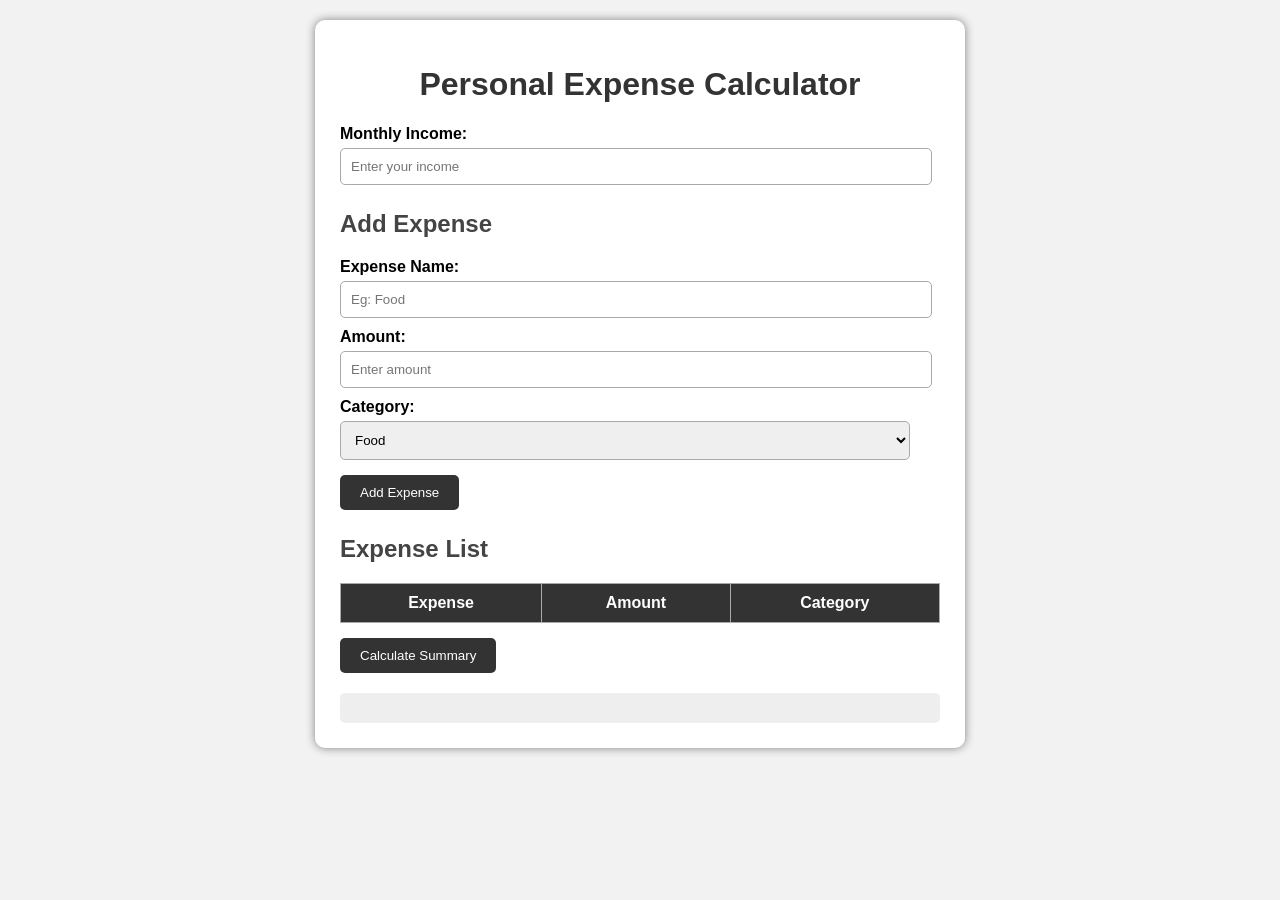
<file: index.html>
<!DOCTYPE html>
<html>
<head>
    <title>Personal Expense Calculator</title>
    <link rel="stylesheet" href="style.css">
</head>
<body>

    <div class="container">
        <h1>Personal Expense Calculator</h1>

        <label>Monthly Income:</label>
        <input type="number" id="income" placeholder="Enter your income">

        <h2>Add Expense</h2>

        <label>Expense Name:</label>
        <input type="text" id="expenseName" placeholder="Eg: Food">

        <label>Amount:</label>
        <input type="number" id="expenseAmount" placeholder="Enter amount">

        <label>Category:</label>
        <select id="category">
            <option value="Food">Food</option>
            <option value="Travel">Travel</option>
            <option value="Education">Education</option>
            <option value="Shopping">Shopping</option>
            <option value="Others">Others</option>
        </select>

        <button onclick="addExpense()">Add Expense</button>

        <h2>Expense List</h2>

        <table>
            <thead>
                <tr>
                    <th>Expense</th>
                    <th>Amount</th>
                    <th>Category</th>
                </tr>
            </thead>

            <tbody id="expenseList">
            </tbody>
        </table>

        <button onclick="showSummary()">Calculate Summary</button>

        <div id="summary"></div>
    </div>

    <script src="script.js"></script>
</body>
</html>
</file>
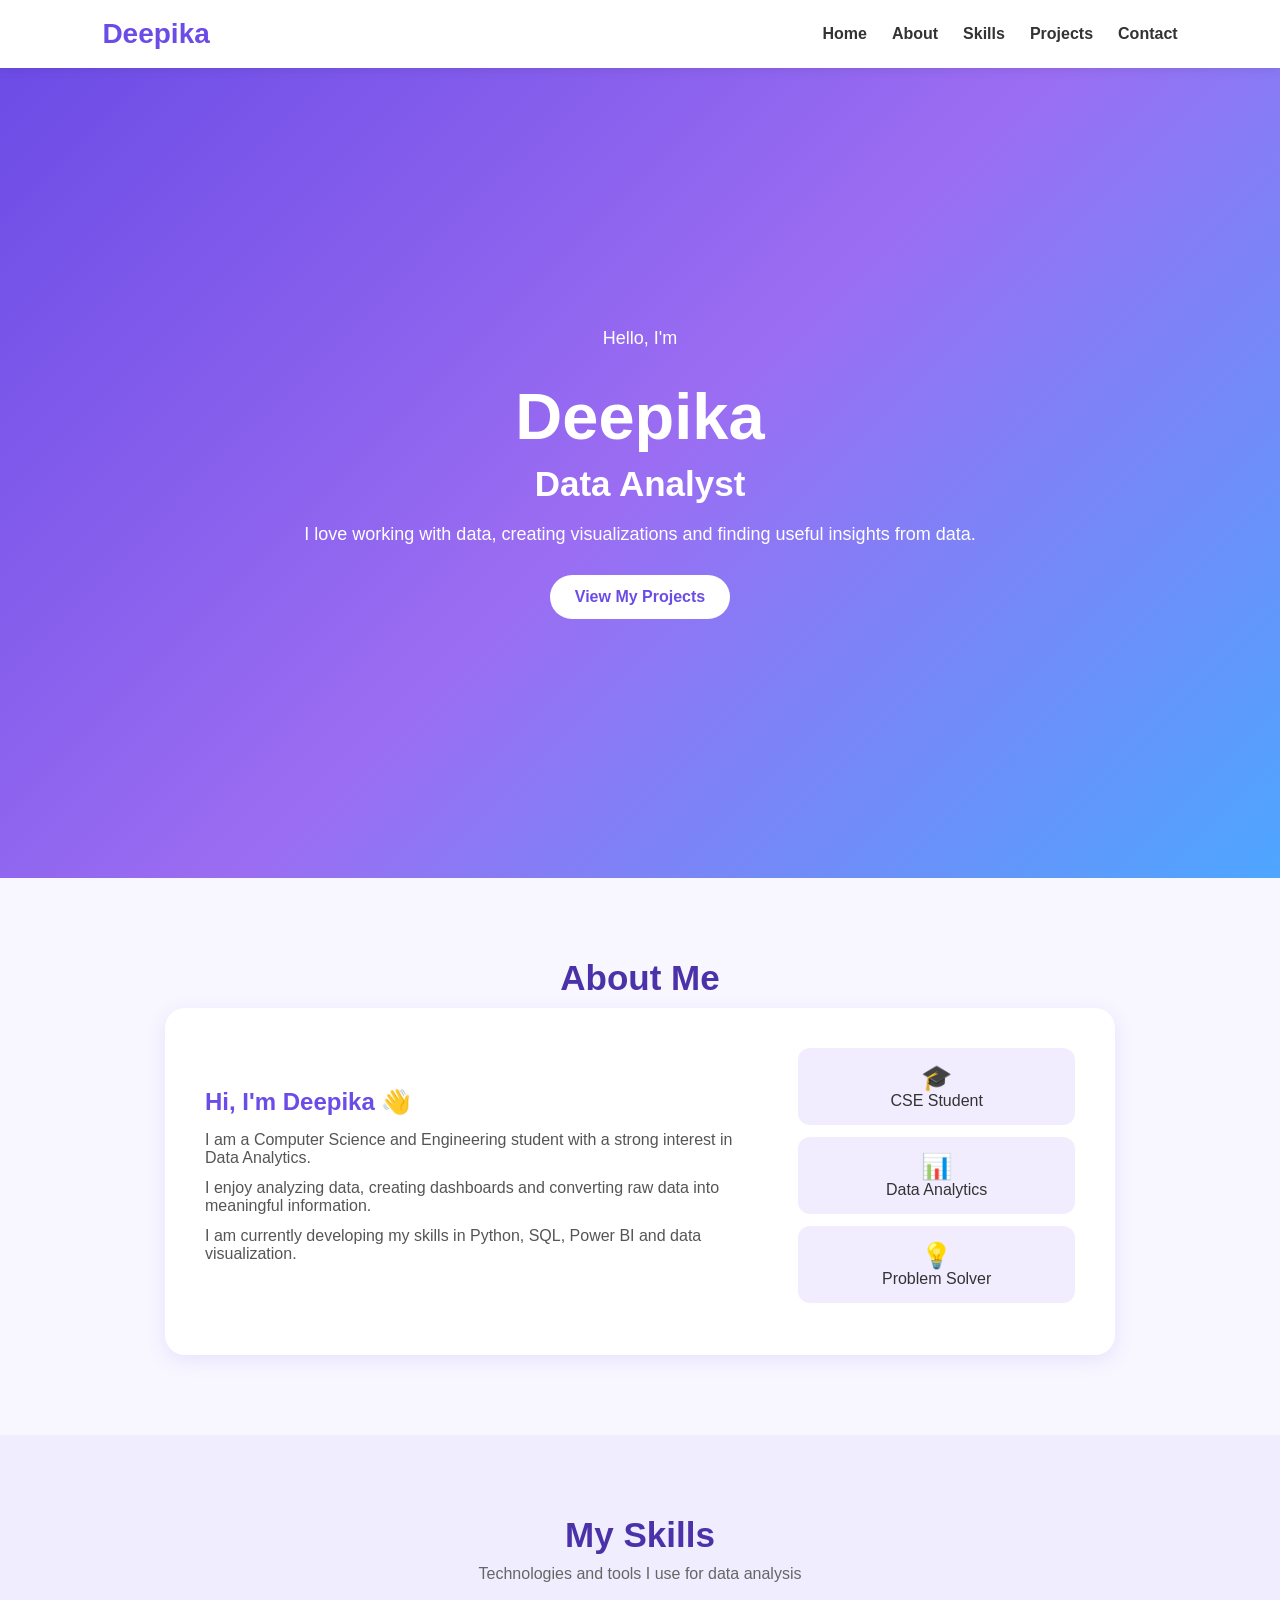
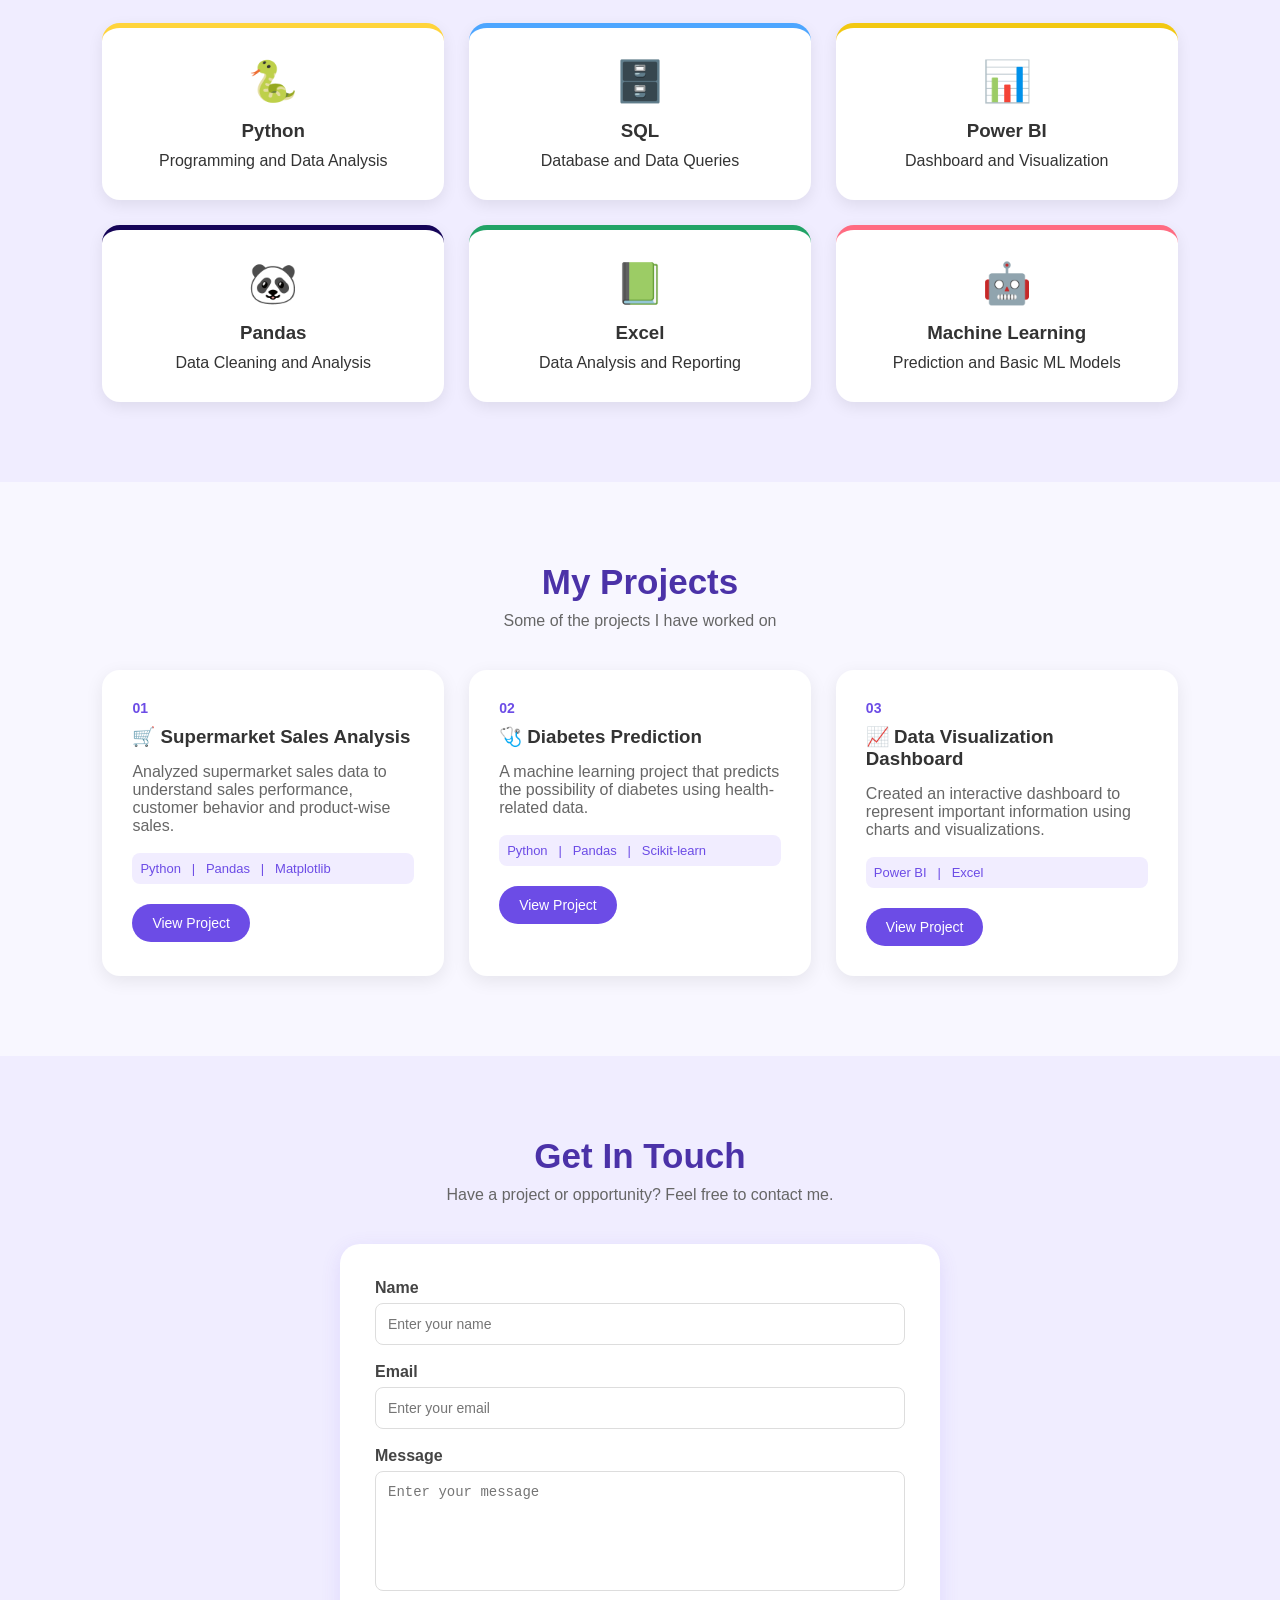
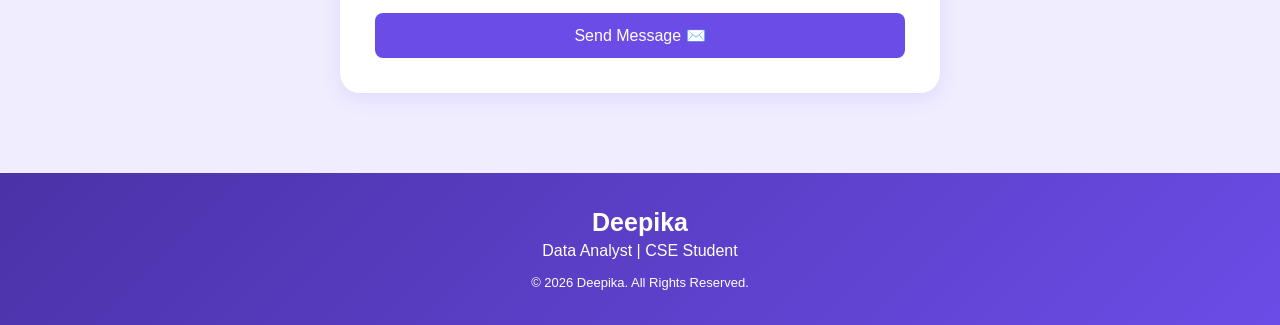
<file: ass 2/index.html>
<!DOCTYPE html>
<html lang="en">
<head>
    <meta charset="UTF-8">
    <meta name="viewport" content="width=device-width, initial-scale=1.0">
    <title>Deepika | Data Analyst</title>
    <link rel="stylesheet" href="style.css">
</head>
<body>
    <nav>
        <h2>Deepika</h2>
        <ul>
            <li><a href="#home">Home</a></li>
            <li><a href="#about">About</a></li>
            <li><a href="#skills">Skills</a></li>
            <li><a href="#projects">Projects</a></li>
            <li><a href="#contact">Contact</a></li>
        </ul>
    </nav>
    <section id="home" class="home">
        <div class="home-content">
            <p class="hello">Hello, I'm</p>
            <h1>Deepika</h1>
            <h2>Data Analyst</h2>
            <p>
                I love working with data, creating visualizations
                and finding useful insights from data.
            </p>
            <a href="#projects" class="main-button">
                View My Projects
            </a>
        </div>
    </section>
    <section id="about">
        <h2 class="section-title">About Me</h2>
        <div class="about-box">
            <div class="about-text">
                <h3>Hi, I'm Deepika 👋</h3>
                <p>
                    I am a Computer Science and Engineering student
                    with a strong interest in Data Analytics.
                </p>
                <p>
                    I enjoy analyzing data, creating dashboards and
                    converting raw data into meaningful information.
                </p>
                <p>
                    I am currently developing my skills in Python,
                    SQL, Power BI and data visualization.
                </p>
            </div>
            <div class="about-info">
                <div>
                    <h3>🎓</h3>
                    <p>CSE Student</p>
                </div>
                <div>
                    <h3>📊</h3>
                    <p>Data Analytics</p>
                </div>
                <div>
                    <h3>💡</h3>
                    <p>Problem Solver</p>
                </div>
            </div>
        </div>
    </section>
    <section id="skills">
        <h2 class="section-title">My Skills</h2>
        <p class="section-description">
            Technologies and tools I use for data analysis
        </p>
        <div class="skills-container">
            <div class="skill-card skill-python">
                <div class="skill-icon">🐍</div>
                <h3>Python</h3>
                <p>Programming and Data Analysis</p>
            </div>
            <div class="skill-card skill-sql">
                <div class="skill-icon">🗄️</div>
                <h3>SQL</h3>
                <p>Database and Data Queries</p>
            </div>
            <div class="skill-card skill-powerbi">
                <div class="skill-icon">📊</div>
                <h3>Power BI</h3>
                <p>Dashboard and Visualization</p>
            </div>
            <div class="skill-card skill-pandas">
                <div class="skill-icon">🐼</div>
                <h3>Pandas</h3>
                <p>Data Cleaning and Analysis</p>
            </div>
            <div class="skill-card skill-excel">
                <div class="skill-icon">📗</div>
                <h3>Excel</h3>
                <p>Data Analysis and Reporting</p>
            </div>
            <div class="skill-card skill-ml">
                <div class="skill-icon">🤖</div>
                <h3>Machine Learning</h3>
                <p>Prediction and Basic ML Models</p>
            </div>
        </div>
    </section>
    <section id="projects">
        <h2 class="section-title">My Projects</h2>
        <p class="section-description">
            Some of the projects I have worked on
        </p>
        <div class="projects-container">
            <div class="project-card">
                <div class="project-number">01</div>
                <h3>🛒 Supermarket Sales Analysis</h3>
                <p>
                    Analyzed supermarket sales data to understand
                    sales performance, customer behavior and
                    product-wise sales.
                </p>
                <div class="technology">
                    Python &nbsp; | &nbsp; Pandas &nbsp; | &nbsp; Matplotlib
                </div>
                <button onclick="showProject('Supermarket Sales Analysis')">
                    View Project
                </button>
            </div>
            <div class="project-card">
                <div class="project-number">02</div>
                <h3>🩺 Diabetes Prediction</h3>
                <p>
                    A machine learning project that predicts the
                    possibility of diabetes using health-related
                    data.
                </p>
                <div class="technology">
                    Python &nbsp; | &nbsp; Pandas &nbsp; | &nbsp; Scikit-learn
                </div>
                <button onclick="showProject('Diabetes Prediction')">
                    View Project
                </button>
            </div>
            <div class="project-card">
                <div class="project-number">03</div>
                <h3>📈 Data Visualization Dashboard</h3>
                <p>
                    Created an interactive dashboard to represent
                    important information using charts and
                    visualizations.
                </p>
                <div class="technology">
                    Power BI &nbsp; | &nbsp; Excel
                </div>
                <button onclick="showProject('Data Visualization Dashboard')">
                    View Project
                </button>
            </div>
        </div>
    </section>
    <section id="contact">
        <h2 class="section-title">Get In Touch</h2>
        <p class="section-description">
            Have a project or opportunity? Feel free to contact me.
        </p>
        <div class="contact-box">
            <form id="contactForm">
                <label>Name</label>
                <input
                    type="text"
                    id="name"
                    placeholder="Enter your name"
                >
                <label>Email</label>
                <input
                    type="email"
                    id="email"
                    placeholder="Enter your email"
                >
                <label>Message</label>
                <textarea
                    id="message"
                    placeholder="Enter your message"
                ></textarea>
                <button type="submit">
                    Send Message ✉️
                </button>
            </form>
        </div>
    </section>
    <footer>
        <h3>Deepika</h3>
        <p>Data Analyst | CSE Student</p>
        <p class="copyright">
            © 2026 Deepika. All Rights Reserved.
        </p>
    </footer>
    <script src="script.js"></script>
</body>
</html>
</file>
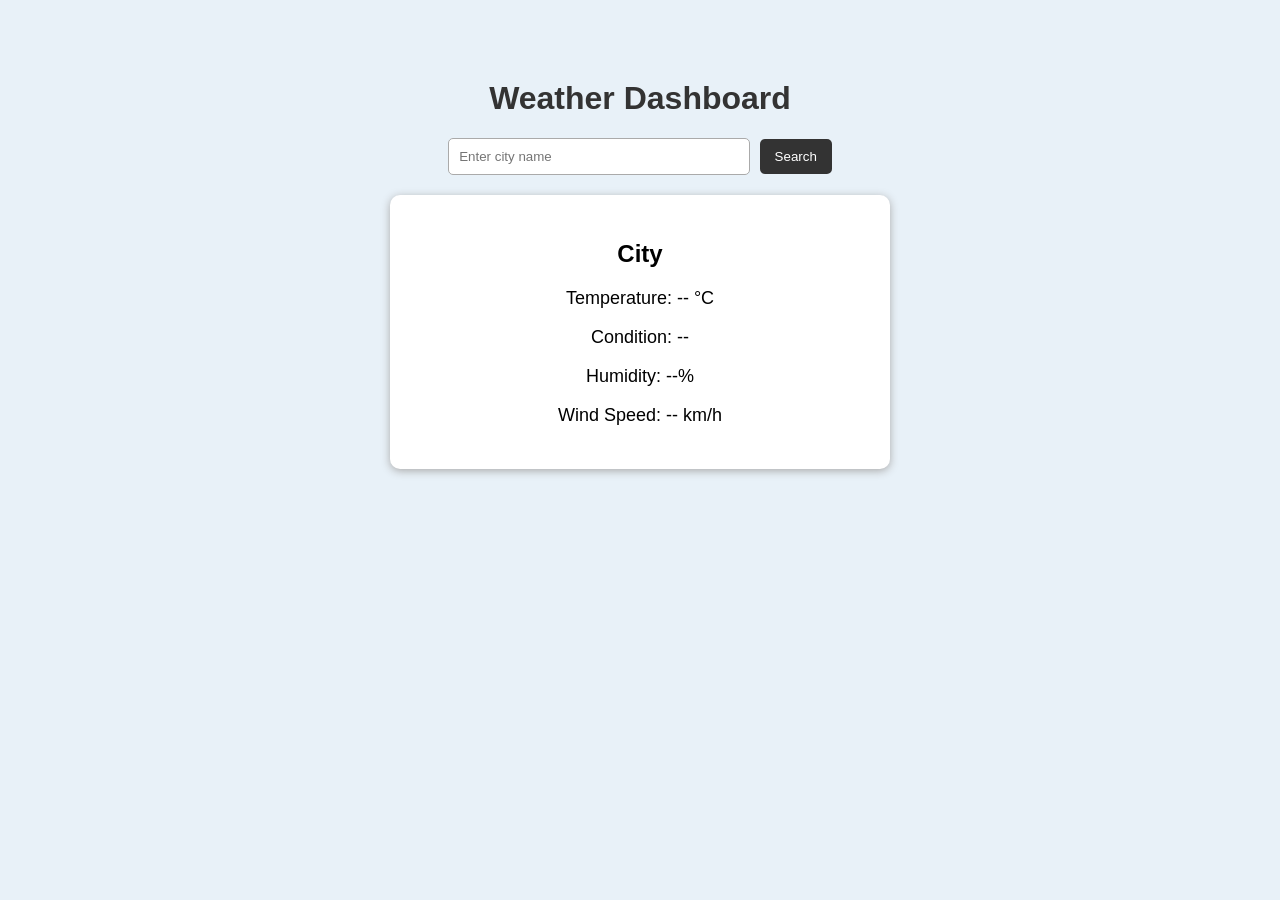
<file: ass/index.html>
<!DOCTYPE html>
<html>
<head>
    <title>Weather Dashboard</title>
    <link rel="stylesheet" href="style.css">
</head>
<body>

    <div class="container">
        <h1>Weather Dashboard</h1>

        <div class="search">
            <input type="text" id="cityInput" placeholder="Enter city name">
            <button onclick="getWeather()">Search</button>
        </div>

        <p id="error"></p>

        <div class="weather-box" id="weatherBox">
            <h2 id="cityName">City</h2>
            <p id="temperature">Temperature: -- °C</p>
            <p id="condition">Condition: --</p>
            <p id="humidity">Humidity: --%</p>
            <p id="wind">Wind Speed: -- km/h</p>
        </div>
    </div>

    <script src="script.js"></script>
</body>
</html>
</file>
<file: style.css>
body {
    font-family: Arial, sans-serif;
    background-color: #f2f2f2;
    margin: 0;
    padding: 20px;
}

.container {
    width: 600px;
    margin: auto;
    background-color: white;
    padding: 25px;
    border-radius: 10px;
    box-shadow: 0 0 10px gray;
}

h1 {
    text-align: center;
    color: #333;
}

h2 {
    color: #444;
    margin-top: 25px;
}

label {
    display: block;
    margin-top: 10px;
    font-weight: bold;
}

input, select {
    width: 95%;
    padding: 10px;
    margin-top: 5px;
    border: 1px solid #aaa;
    border-radius: 5px;
}

button {
    margin-top: 15px;
    padding: 10px 20px;
    background-color: #333;
    color: white;
    border: none;
    border-radius: 5px;
    cursor: pointer;
}

button:hover {
    background-color: #555;
}

table {
    width: 100%;
    margin-top: 15px;
    border-collapse: collapse;
}

th, td {
    border: 1px solid #aaa;
    padding: 10px;
    text-align: center;
}

th {
    background-color: #333;
    color: white;
}

#summary {
    margin-top: 20px;
    padding: 15px;
    background-color: #eee;
    border-radius: 5px;
}
</file>
<file: ass 2/style.css>
* {
    margin: 0;
    padding: 0;
    box-sizing: border-box;
}
html {
    scroll-behavior: smooth;
}
body {
    font-family: Arial, sans-serif;
    color: #333;
    background-color: #f8f7ff;
}
nav {
    background-color: #ffffff;
    display: flex;
    justify-content: space-between;
    align-items: center;
    padding: 18px 8%;
    position: sticky;
    top: 0;
    z-index: 1000;
    box-shadow: 0 2px 10px rgba(0, 0, 0, 0.08);
}
nav h2 {
    color: #6c4ce6;
    font-size: 28px;
}
nav ul {
    list-style: none;
    display: flex;
    gap: 25px;
}
nav ul li a {
    text-decoration: none;
    color: #333;
    font-weight: bold;
}
nav ul li a:hover {
    color: #6c4ce6;
}
.home {
    min-height: 90vh;
    display: flex;
    justify-content: center;
    align-items: center;
    text-align: center;
    background: linear-gradient(
        135deg,
        #6c4ce6,
        #9b6df2,
        #4da6ff
    );
    color: white;
    padding: 40px 20px;
}
.home-content {
    max-width: 700px;
}
.hello {
    font-size: 20px;
    margin-bottom: 10px;
}
.home-content h1 {
    font-size: 65px;
    margin-bottom: 10px;
}
.home-content h2 {
    font-size: 35px;
    margin-bottom: 20px;
}
.home-content p {
    font-size: 18px;
    margin-bottom: 30px;
}
.main-button {
    display: inline-block;
    background-color: white;
    color: #6c4ce6;
    text-decoration: none;
    padding: 13px 25px;
    border-radius: 25px;
    font-weight: bold;
}
.main-button:hover {
    background-color: #f0ebff;
}
section {
    padding: 80px 8%;
}
.section-title {
    text-align: center;
    font-size: 35px;
    color: #4b32a8;
    margin-bottom: 10px;
}
.section-description {
    text-align: center;
    color: #666;
    margin-bottom: 40px;
}
.about-box {
    max-width: 950px;
    margin: auto;
    background-color: white;
    padding: 40px;
    border-radius: 20px;
    box-shadow: 0 5px 20px rgba(108, 76, 230, 0.12);
    display: flex;
    gap: 40px;
    align-items: center;
}
.about-text {
    flex: 2;
}
.about-text h3 {
    color: #6c4ce6;
    margin-bottom: 15px;
    font-size: 24px;
}
.about-text p {
    margin-bottom: 12px;
    color: #555;
}
.about-info {
    flex: 1;
}
.about-info div {
    background-color: #f1edff;
    margin-bottom: 12px;
    padding: 15px;
    text-align: center;
    border-radius: 12px;
}
.about-info h3 {
    font-size: 25px;
}
#skills {
    background-color: #f0edff;
}
.skills-container {
    display: grid;
    grid-template-columns: repeat(3, 1fr);
    gap: 25px;
}
.skill-card {
    background-color: white;
    padding: 30px;
    text-align: center;
    border-radius: 18px;
    box-shadow: 0 5px 15px rgba(0, 0, 0, 0.08);
    transition: 0.3s;
}
.skill-card:hover {
    transform: translateY(-8px);
}
.skill-icon {
    font-size: 40px;
    margin-bottom: 15px;
}

.skill-card h3 {
    margin-bottom: 10px;
}

.skill-python {
    border-top: 5px solid #ffd43b;
}
.skill-sql {
    border-top: 5px solid #4da6ff;
}
.skill-powerbi {
    border-top: 5px solid #f2c811;
}
.skill-pandas {
    border-top: 5px solid #150458;
}
.skill-excel {
    border-top: 5px solid #21a366;
}

.skill-ml {
    border-top: 5px solid #ff6b81;
}
.projects-container {
    display: grid;

    grid-template-columns: repeat(3, 1fr);

    gap: 25px;
}

.project-card {
    background-color: white;

    padding: 30px;

    border-radius: 18px;

    box-shadow: 0 5px 18px rgba(0, 0, 0, 0.08);

    position: relative;

    transition: 0.3s;
}

.project-card:hover {
    transform: translateY(-8px);

    box-shadow: 0 10px 25px rgba(108, 76, 230, 0.2);
}

.project-number {
    color: #6c4ce6;

    font-size: 14px;

    font-weight: bold;

    margin-bottom: 10px;
}

.project-card h3 {
    color: #333;

    margin-bottom: 15px;
}

.project-card p {
    color: #666;

    margin-bottom: 18px;
}

.technology {
    color: #6c4ce6;

    background-color: #f1edff;

    padding: 8px;

    border-radius: 8px;

    font-size: 13px;

    margin-bottom: 20px;
}

button {
    background-color: #6c4ce6;

    color: white;

    border: none;

    padding: 11px 20px;

    border-radius: 20px;

    cursor: pointer;

    font-size: 14px;
}

button:hover {
    background-color: #4b32a8;
}
#contact {
    background-color: #f0edff;
}

.contact-box {
    max-width: 600px;

    margin: auto;
}
form {
    background-color: white;

    padding: 35px;

    border-radius: 20px;

    box-shadow: 0 5px 20px rgba(108, 76, 230, 0.12);
}
form label {
    display: block;

    margin-bottom: 6px;

    font-weight: bold;

    color: #444;
}

form input,
form textarea {
    width: 100%;

    padding: 12px;

    margin-bottom: 18px;

    border: 1px solid #ddd;

    border-radius: 8px;

    font-size: 14px;
}

form input:focus,
form textarea:focus {
    outline: none;

    border: 2px solid #6c4ce6;
}

form textarea {
    height: 120px;

    resize: none;
}

form button {
    width: 100%;

    padding: 13px;

    border-radius: 8px;

    font-size: 16px;
}
footer {
    background: linear-gradient(
        135deg,
        #4b32a8,
        #6c4ce6
    );
    color: white;

    text-align: center;

    padding: 35px;
}

footer h3 {
    font-size: 25px;

    margin-bottom: 5px;
}

.copyright {
    margin-top: 15px;

    font-size: 13px;
}
@media (max-width: 768px) {
    nav {
        flex-direction: column;

        gap: 15px;
    }
    nav ul {
        flex-direction: column;

        text-align: center;

        gap: 10px;
    }
    .home-content h1 {
        font-size: 45px;
    }

    .home-content h2 {
        font-size: 28px;
    }
    .about-box {
        flex-direction: column;
    }
    .skills-container {
        grid-template-columns: 1fr;
    }
    .projects-container {
        grid-template-columns: 1fr;
    }

}
</file>
<file: ass/style.css>
body {
    font-family: Arial, sans-serif;
    background-color: #e8f1f8;
    margin: 0;
    padding: 0;
}

.container {
    width: 500px;
    margin: 80px auto;
    text-align: center;
}

h1 {
    color: #333;
}

.search {
    margin: 20px 0;
}

input {
    width: 280px;
    padding: 10px;
    border: 1px solid #aaa;
    border-radius: 5px;
}

button {
    padding: 10px 15px;
    margin-left: 5px;
    background-color: #333;
    color: white;
    border: none;
    border-radius: 5px;
    cursor: pointer;
}

button:hover {
    background-color: #555;
}

.weather-box {
    background-color: white;
    padding: 25px;
    margin-top: 20px;
    border-radius: 10px;
    box-shadow: 0 2px 8px #aaa;
}

.weather-box p {
    font-size: 18px;
}

#error {
    color: red;
}
</file>
